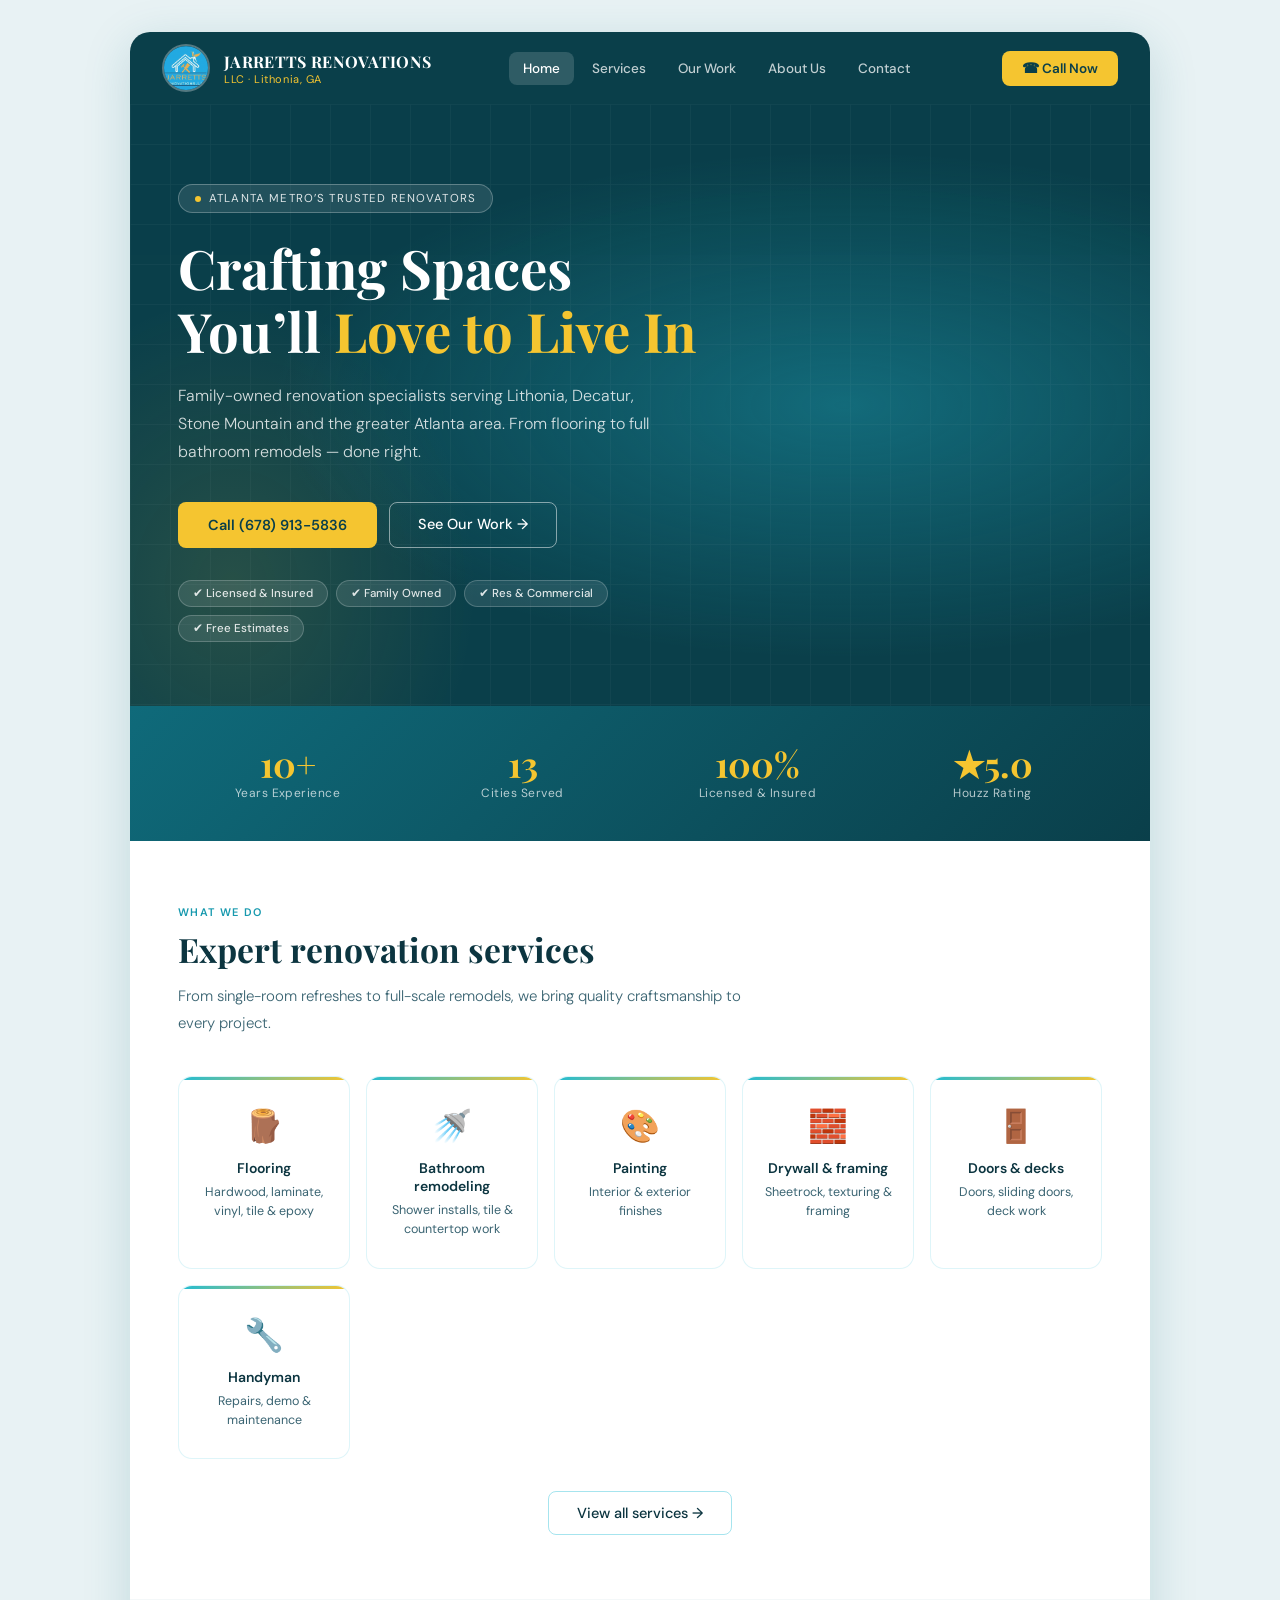
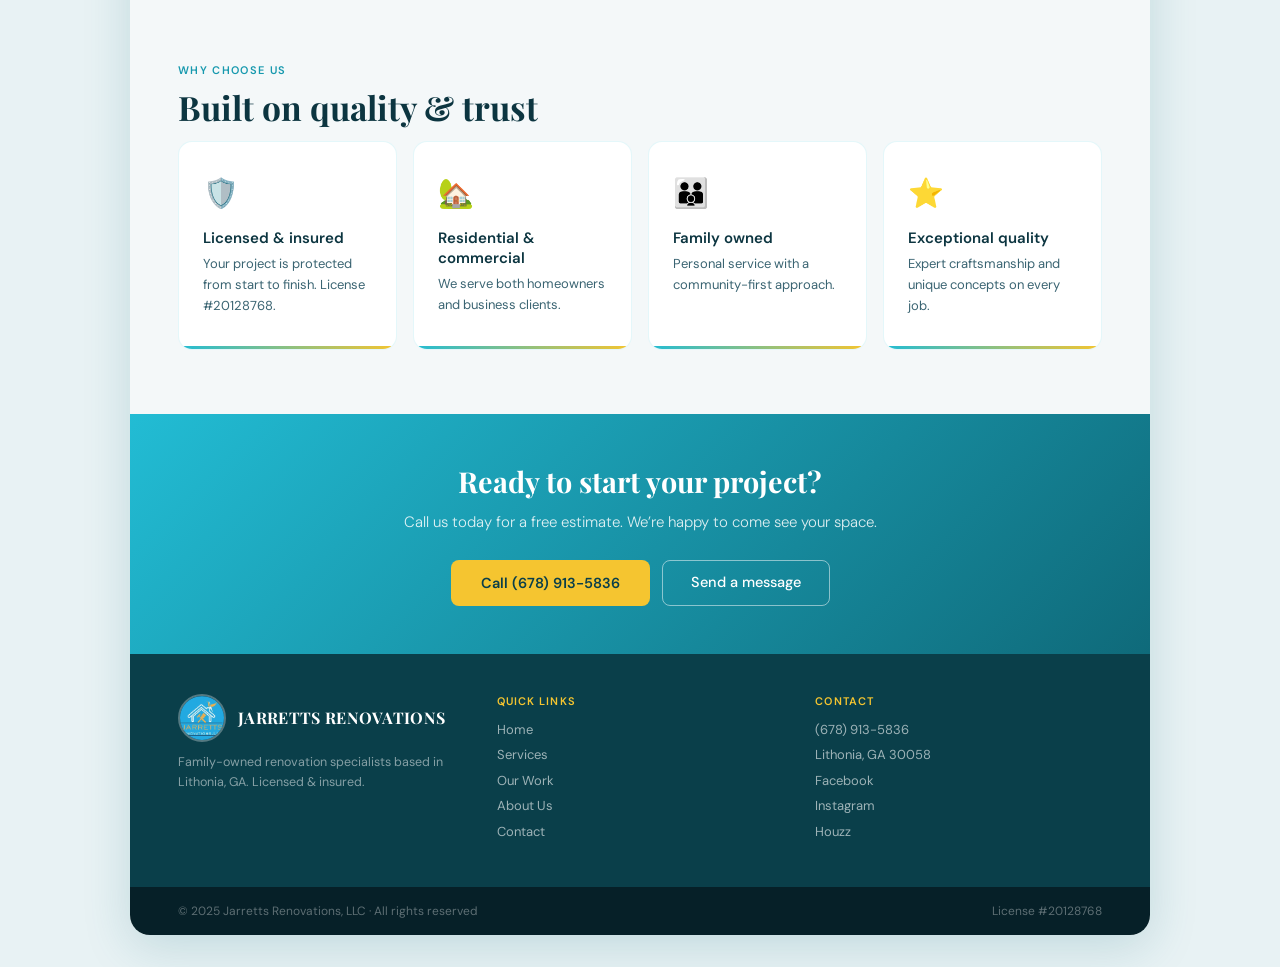
<file: index.html>
<!DOCTYPE html>
<html lang="en">
<head>
  <meta charset="UTF-8"/>
  <meta name="viewport" content="width=device-width,initial-scale=1.0"/>
  <meta name="description" content="Jarretts Renovations LLC — Family-owned renovation company in Lithonia, GA. Flooring, bathrooms, painting & more. Licensed & Insured."/>
  <title>Jarretts Renovations LLC | Home</title>
  <link rel="preconnect" href="https://fonts.googleapis.com"/>
  <link rel="preconnect" href="https://fonts.gstatic.com" crossorigin/>
  <link href="https://fonts.googleapis.com/css2?family=Playfair+Display:wght@600;700&family=DM+Sans:wght@300;400;500;600&display=swap" rel="stylesheet"/>
  <link rel="stylesheet" href="css/style.css"/>
</head>
<body>
<div class="shell">

  <nav>
    <a class="nav-brand" href="index.html">
      <div class="nav-logo-wrap"><img src="assets/logo.jpg" alt="Jarretts Renovations LLC"/></div>
      <div><span class="nav-name-top">JARRETTS RENOVATIONS</span><span class="nav-name-sub">LLC &middot; Lithonia, GA</span></div>
    </a>
    <div class="nav-links">
      <a class="nav-link active" href="index.html">Home</a>
      <a class="nav-link" href="services.html">Services</a>
      <a class="nav-link" href="gallery.html">Our Work</a>
      <a class="nav-link" href="about.html">About Us</a>
      <a class="nav-link" href="contact.html">Contact</a>
    </div>
    <a class="nav-cta" href="tel:6789135836">&#x260E; Call Now</a>
    <button class="hamburger" onclick="openMobileMenu()"><span></span><span></span><span></span></button>
  </nav>
  <div class="mobile-menu" id="mobileMenu">
    <button class="mobile-close" onclick="closeMobileMenu()">&#x2715;</button>
    <a class="nav-link" href="index.html">Home</a>
    <a class="nav-link" href="services.html">Services</a>
    <a class="nav-link" href="gallery.html">Our Work</a>
    <a class="nav-link" href="about.html">About Us</a>
    <a class="nav-link" href="contact.html">Contact</a>
    <a class="btn-primary" href="tel:6789135836" style="margin-top:1rem">Call (678) 913-5836</a>
  </div>

  <!-- HERO -->
  <section class="hero">
    <div class="hero-bg"></div>
    <div class="hero-grid"></div>
    <div class="hero-inner">
      <div class="hero-eyebrow"><span></span>Atlanta Metro&rsquo;s Trusted Renovators</div>
      <h1>Crafting Spaces<br/>You&rsquo;ll <em>Love to Live In</em></h1>
      <p class="hero-sub">Family-owned renovation specialists serving Lithonia, Decatur, Stone Mountain and the greater Atlanta area. From flooring to full bathroom remodels &mdash; done right.</p>
      <div class="hero-actions">
        <a class="btn-primary" href="tel:6789135836">Call (678) 913-5836</a>
        <a class="btn-ghost" href="gallery.html">See Our Work &rarr;</a>
      </div>
      <div class="hero-badges">
        <span class="hero-badge">&#x2714; Licensed &amp; Insured</span>
        <span class="hero-badge">&#x2714; Family Owned</span>
        <span class="hero-badge">&#x2714; Res &amp; Commercial</span>
        <span class="hero-badge">&#x2714; Free Estimates</span>
      </div>
    </div>
  </section>

  <!-- STATS -->
  <div class="stats-bar">
    <div><div class="stat-num">10+</div><div class="stat-label">Years Experience</div></div>
    <div><div class="stat-num">13</div><div class="stat-label">Cities Served</div></div>
    <div><div class="stat-num">100%</div><div class="stat-label">Licensed &amp; Insured</div></div>
    <div><div class="stat-num">&#x2605;5.0</div><div class="stat-label">Houzz Rating</div></div>
  </div>

  <!-- SERVICES TEASER -->
  <section class="sec">
    <div class="sec-label">What we do</div>
    <div class="sec-title">Expert renovation services</div>
    <p class="sec-intro">From single-room refreshes to full-scale remodels, we bring quality craftsmanship to every project.</p>
    <div class="services-grid">
      <div class="svc"><span class="svc-icon">&#x1FAB5;</span><h3>Flooring</h3><p>Hardwood, laminate, vinyl, tile &amp; epoxy</p></div>
      <div class="svc"><span class="svc-icon">&#x1F6BF;</span><h3>Bathroom remodeling</h3><p>Shower installs, tile &amp; countertop work</p></div>
      <div class="svc"><span class="svc-icon">&#x1F3A8;</span><h3>Painting</h3><p>Interior &amp; exterior finishes</p></div>
      <div class="svc"><span class="svc-icon">&#x1F9F1;</span><h3>Drywall &amp; framing</h3><p>Sheetrock, texturing &amp; framing</p></div>
      <div class="svc"><span class="svc-icon">&#x1F6AA;</span><h3>Doors &amp; decks</h3><p>Doors, sliding doors, deck work</p></div>
      <div class="svc"><span class="svc-icon">&#x1F527;</span><h3>Handyman</h3><p>Repairs, demo &amp; maintenance</p></div>
    </div>
    <div style="text-align:center;margin-top:2rem">
      <a class="btn-dark" href="services.html">View all services &rarr;</a>
    </div>
  </section>

  <!-- WHY US -->
  <section class="sec sec-alt">
    <div class="sec-label">Why choose us</div>
    <div class="sec-title">Built on quality &amp; trust</div>
    <div class="why-grid">
      <div class="why-card"><span class="why-icon">&#x1F6E1;&#xFE0F;</span><h3>Licensed &amp; insured</h3><p>Your project is protected from start to finish. License #20128768.</p></div>
      <div class="why-card"><span class="why-icon">&#x1F3E1;</span><h3>Residential &amp; commercial</h3><p>We serve both homeowners and business clients.</p></div>
      <div class="why-card"><span class="why-icon">&#x1F46A;</span><h3>Family owned</h3><p>Personal service with a community-first approach.</p></div>
      <div class="why-card"><span class="why-icon">&#x2B50;</span><h3>Exceptional quality</h3><p>Expert craftsmanship and unique concepts on every job.</p></div>
    </div>
  </section>

  <!-- CTA -->
  <div class="cta-strip">
    <h2>Ready to start your project?</h2>
    <p>Call us today for a free estimate. We&rsquo;re happy to come see your space.</p>
    <div class="cta-btns">
      <a class="btn-primary" href="tel:6789135836">Call (678) 913-5836</a>
      <a class="btn-ghost" href="contact.html">Send a message</a>
    </div>
  </div>

  <footer>
    <div class="footer-brand">
      <div style="display:flex;align-items:center;gap:12px;margin-bottom:10px">
        <div class="nav-logo-wrap"><img src="assets/logo.jpg" alt="logo"/></div>
        <span class="nav-name-top">JARRETTS RENOVATIONS</span>
      </div>
      <p>Family-owned renovation specialists based in Lithonia, GA. Licensed &amp; insured.</p>
    </div>
    <div class="footer-col">
      <h4>Quick links</h4>
      <a href="index.html">Home</a><a href="services.html">Services</a>
      <a href="gallery.html">Our Work</a><a href="about.html">About Us</a>
      <a href="contact.html">Contact</a>
    </div>
    <div class="footer-col">
      <h4>Contact</h4>
      <a href="tel:6789135836">(678) 913-5836</a>
      <p>Lithonia, GA 30058</p>
      <a href="https://www.facebook.com/jarrettsrenovationsllc2020/" target="_blank">Facebook</a>
      <a href="https://www.instagram.com/jarrettsrenovations/" target="_blank">Instagram</a>
      <a href="https://www.houzz.com/professionals/general-contractors/jarretts-renovations-llc-pfvwus-pf~1766141467" target="_blank">Houzz</a>
    </div>
  </footer>
  <div class="footer-bottom"><p>&copy; 2025 Jarretts Renovations, LLC &middot; All rights reserved</p><p>License #20128768</p></div>

</div>
<script src="js/nav.js"></script>
</body>
</html>
</file>
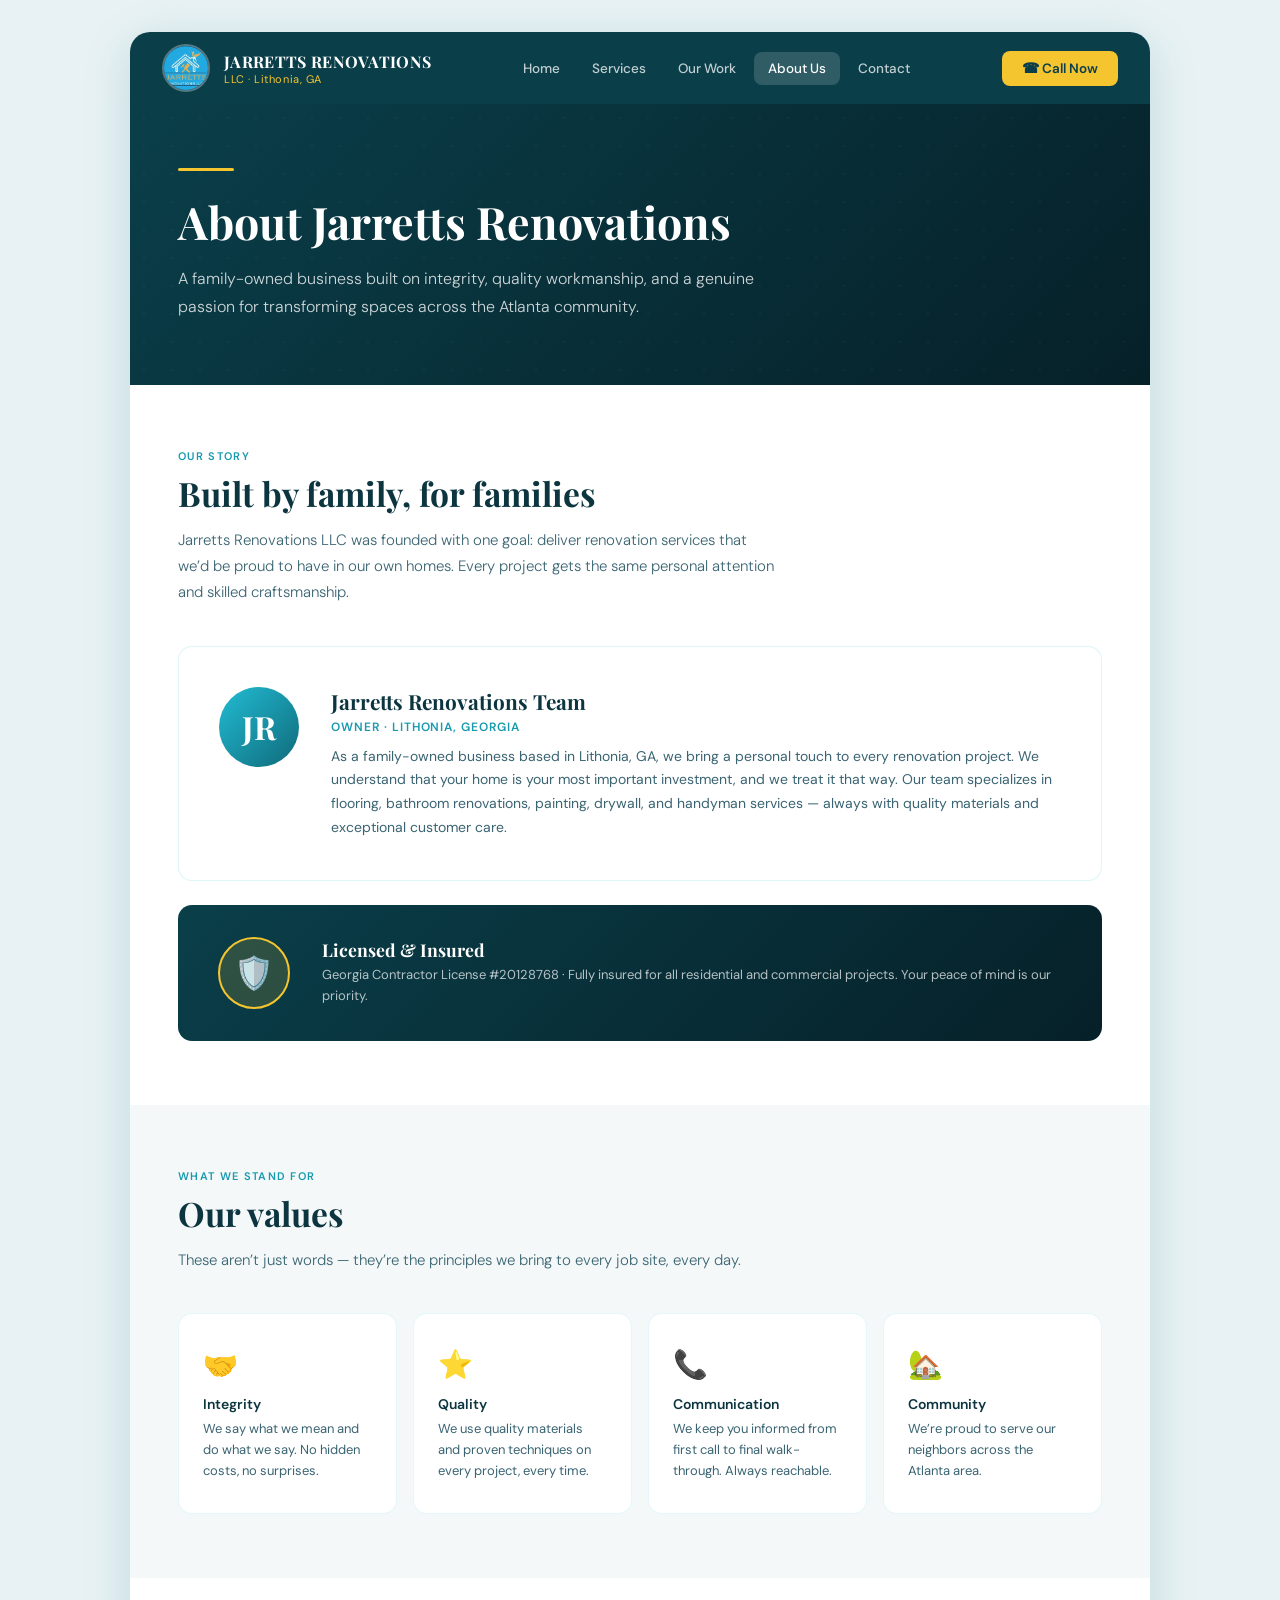
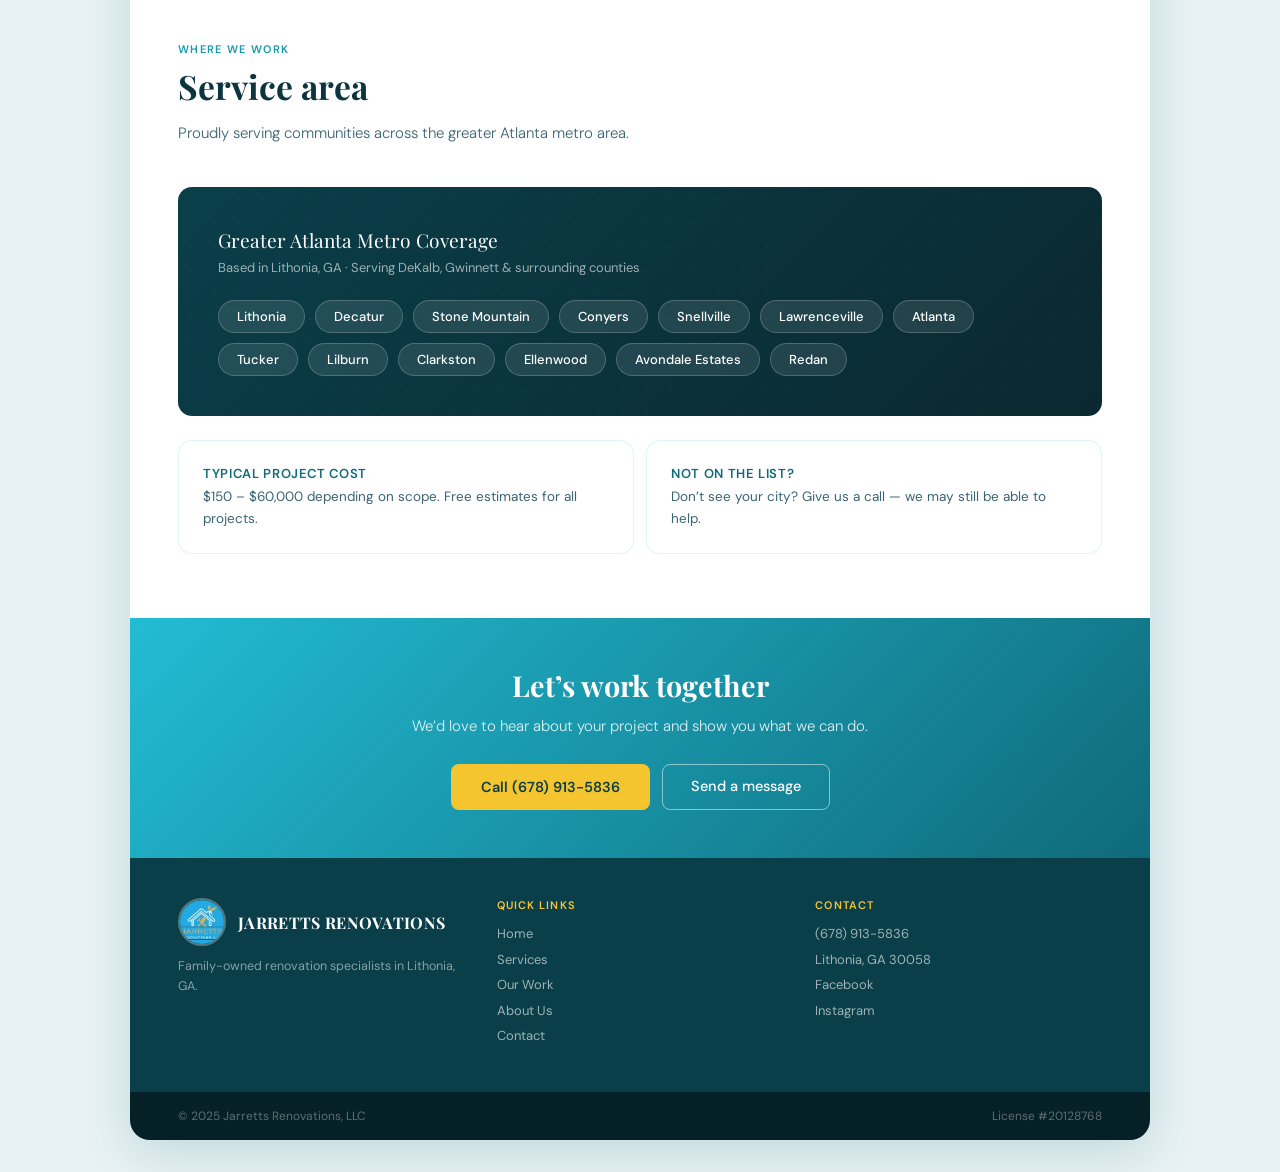
<file: about.html>
<!DOCTYPE html>
<html lang="en">
<head>
  <meta charset="UTF-8"/>
  <meta name="viewport" content="width=device-width,initial-scale=1.0"/>
  <meta name="description" content="About Jarretts Renovations LLC — a family-owned renovation business based in Lithonia, GA. Licensed, insured and dedicated to quality."/>
  <title>About Us | Jarretts Renovations LLC</title>
  <link rel="preconnect" href="https://fonts.googleapis.com"/>
  <link rel="preconnect" href="https://fonts.gstatic.com" crossorigin/>
  <link href="https://fonts.googleapis.com/css2?family=Playfair+Display:wght@600;700&family=DM+Sans:wght@300;400;500;600&display=swap" rel="stylesheet"/>
  <link rel="stylesheet" href="css/style.css"/>
</head>
<body>
<div class="shell">

  <nav>
    <a class="nav-brand" href="index.html">
      <div class="nav-logo-wrap"><img src="assets/logo.jpg" alt="Jarretts Renovations LLC"/></div>
      <div><span class="nav-name-top">JARRETTS RENOVATIONS</span><span class="nav-name-sub">LLC &middot; Lithonia, GA</span></div>
    </a>
    <div class="nav-links">
      <a class="nav-link" href="index.html">Home</a>
      <a class="nav-link" href="services.html">Services</a>
      <a class="nav-link" href="gallery.html">Our Work</a>
      <a class="nav-link active" href="about.html">About Us</a>
      <a class="nav-link" href="contact.html">Contact</a>
    </div>
    <a class="nav-cta" href="tel:6789135836">&#x260E; Call Now</a>
    <button class="hamburger" onclick="openMobileMenu()"><span></span><span></span><span></span></button>
  </nav>
  <div class="mobile-menu" id="mobileMenu">
    <button class="mobile-close" onclick="closeMobileMenu()">&#x2715;</button>
    <a class="nav-link" href="index.html">Home</a>
    <a class="nav-link" href="services.html">Services</a>
    <a class="nav-link" href="gallery.html">Our Work</a>
    <a class="nav-link" href="about.html">About Us</a>
    <a class="nav-link" href="contact.html">Contact</a>
    <a class="btn-primary" href="tel:6789135836" style="margin-top:1rem">Call (678) 913-5836</a>
  </div>

  <section class="page-header">
    <div class="page-header-inner">
      <div class="gold-bar"></div>
      <h1>About Jarretts Renovations</h1>
      <p>A family-owned business built on integrity, quality workmanship, and a genuine passion for transforming spaces across the Atlanta community.</p>
    </div>
  </section>

  <!-- OUR STORY -->
  <section class="sec">
    <div class="sec-label">Our story</div>
    <div class="sec-title">Built by family, for families</div>
    <p class="sec-intro">Jarretts Renovations LLC was founded with one goal: deliver renovation services that we&rsquo;d be proud to have in our own homes. Every project gets the same personal attention and skilled craftsmanship.</p>
    <div class="team-card">
      <div class="team-avatar">JR</div>
      <div class="team-info">
        <h3>Jarretts Renovations Team</h3>
        <div class="role">Owner &middot; Lithonia, Georgia</div>
        <p>As a family-owned business based in Lithonia, GA, we bring a personal touch to every renovation project. We understand that your home is your most important investment, and we treat it that way. Our team specializes in flooring, bathroom renovations, painting, drywall, and handyman services &mdash; always with quality materials and exceptional customer care.</p>
      </div>
    </div>
    <div class="license-box">
      <div class="license-seal">&#x1F6E1;&#xFE0F;</div>
      <div class="license-text">
        <h3>Licensed &amp; Insured</h3>
        <p>Georgia Contractor License #20128768 &middot; Fully insured for all residential and commercial projects. Your peace of mind is our priority.</p>
      </div>
    </div>
  </section>

  <!-- VALUES -->
  <section class="sec sec-alt">
    <div class="sec-label">What we stand for</div>
    <div class="sec-title">Our values</div>
    <p class="sec-intro">These aren&rsquo;t just words &mdash; they&rsquo;re the principles we bring to every job site, every day.</p>
    <div class="values-grid">
      <div class="value-card"><span class="value-icon">&#x1F91D;</span><h3>Integrity</h3><p>We say what we mean and do what we say. No hidden costs, no surprises.</p></div>
      <div class="value-card"><span class="value-icon">&#x2B50;</span><h3>Quality</h3><p>We use quality materials and proven techniques on every project, every time.</p></div>
      <div class="value-card"><span class="value-icon">&#x1F4DE;</span><h3>Communication</h3><p>We keep you informed from first call to final walk-through. Always reachable.</p></div>
      <div class="value-card"><span class="value-icon">&#x1F3E1;</span><h3>Community</h3><p>We&rsquo;re proud to serve our neighbors across the Atlanta area.</p></div>
    </div>
  </section>

  <!-- SERVICE AREA -->
  <section class="sec">
    <div class="sec-label">Where we work</div>
    <div class="sec-title">Service area</div>
    <p class="sec-intro">Proudly serving communities across the greater Atlanta metro area.</p>
    <div class="area-map-wrap">
      <div class="area-map-title">Greater Atlanta Metro Coverage</div>
      <div class="area-map-sub">Based in Lithonia, GA &middot; Serving DeKalb, Gwinnett &amp; surrounding counties</div>
      <div class="areas-flex">
        <div class="area-pill">Lithonia</div><div class="area-pill">Decatur</div><div class="area-pill">Stone Mountain</div>
        <div class="area-pill">Conyers</div><div class="area-pill">Snellville</div><div class="area-pill">Lawrenceville</div>
        <div class="area-pill">Atlanta</div><div class="area-pill">Tucker</div><div class="area-pill">Lilburn</div>
        <div class="area-pill">Clarkston</div><div class="area-pill">Ellenwood</div><div class="area-pill">Avondale Estates</div>
        <div class="area-pill">Redan</div>
      </div>
    </div>
    <div class="range-info">
      <div class="range-card"><h4>Typical project cost</h4><p>$150 &ndash; $60,000 depending on scope. Free estimates for all projects.</p></div>
      <div class="range-card"><h4>Not on the list?</h4><p>Don&rsquo;t see your city? Give us a call &mdash; we may still be able to help.</p></div>
    </div>
  </section>

  <div class="cta-strip">
    <h2>Let&rsquo;s work together</h2>
    <p>We&rsquo;d love to hear about your project and show you what we can do.</p>
    <div class="cta-btns">
      <a class="btn-primary" href="tel:6789135836">Call (678) 913-5836</a>
      <a class="btn-ghost" href="contact.html">Send a message</a>
    </div>
  </div>

  <footer>
    <div class="footer-brand"><div style="display:flex;align-items:center;gap:12px;margin-bottom:10px"><div class="nav-logo-wrap"><img src="assets/logo.jpg" alt="logo"/></div><span class="nav-name-top">JARRETTS RENOVATIONS</span></div><p>Family-owned renovation specialists in Lithonia, GA.</p></div>
    <div class="footer-col"><h4>Quick links</h4><a href="index.html">Home</a><a href="services.html">Services</a><a href="gallery.html">Our Work</a><a href="about.html">About Us</a><a href="contact.html">Contact</a></div>
    <div class="footer-col"><h4>Contact</h4><a href="tel:6789135836">(678) 913-5836</a><p>Lithonia, GA 30058</p><a href="https://www.facebook.com/jarrettsrenovationsllc2020/" target="_blank">Facebook</a><a href="https://www.instagram.com/jarrettsrenovations/" target="_blank">Instagram</a></div>
  </footer>
  <div class="footer-bottom"><p>&copy; 2025 Jarretts Renovations, LLC</p><p>License #20128768</p></div>
</div>
<script src="js/nav.js"></script>
</body>
</html>
</file>
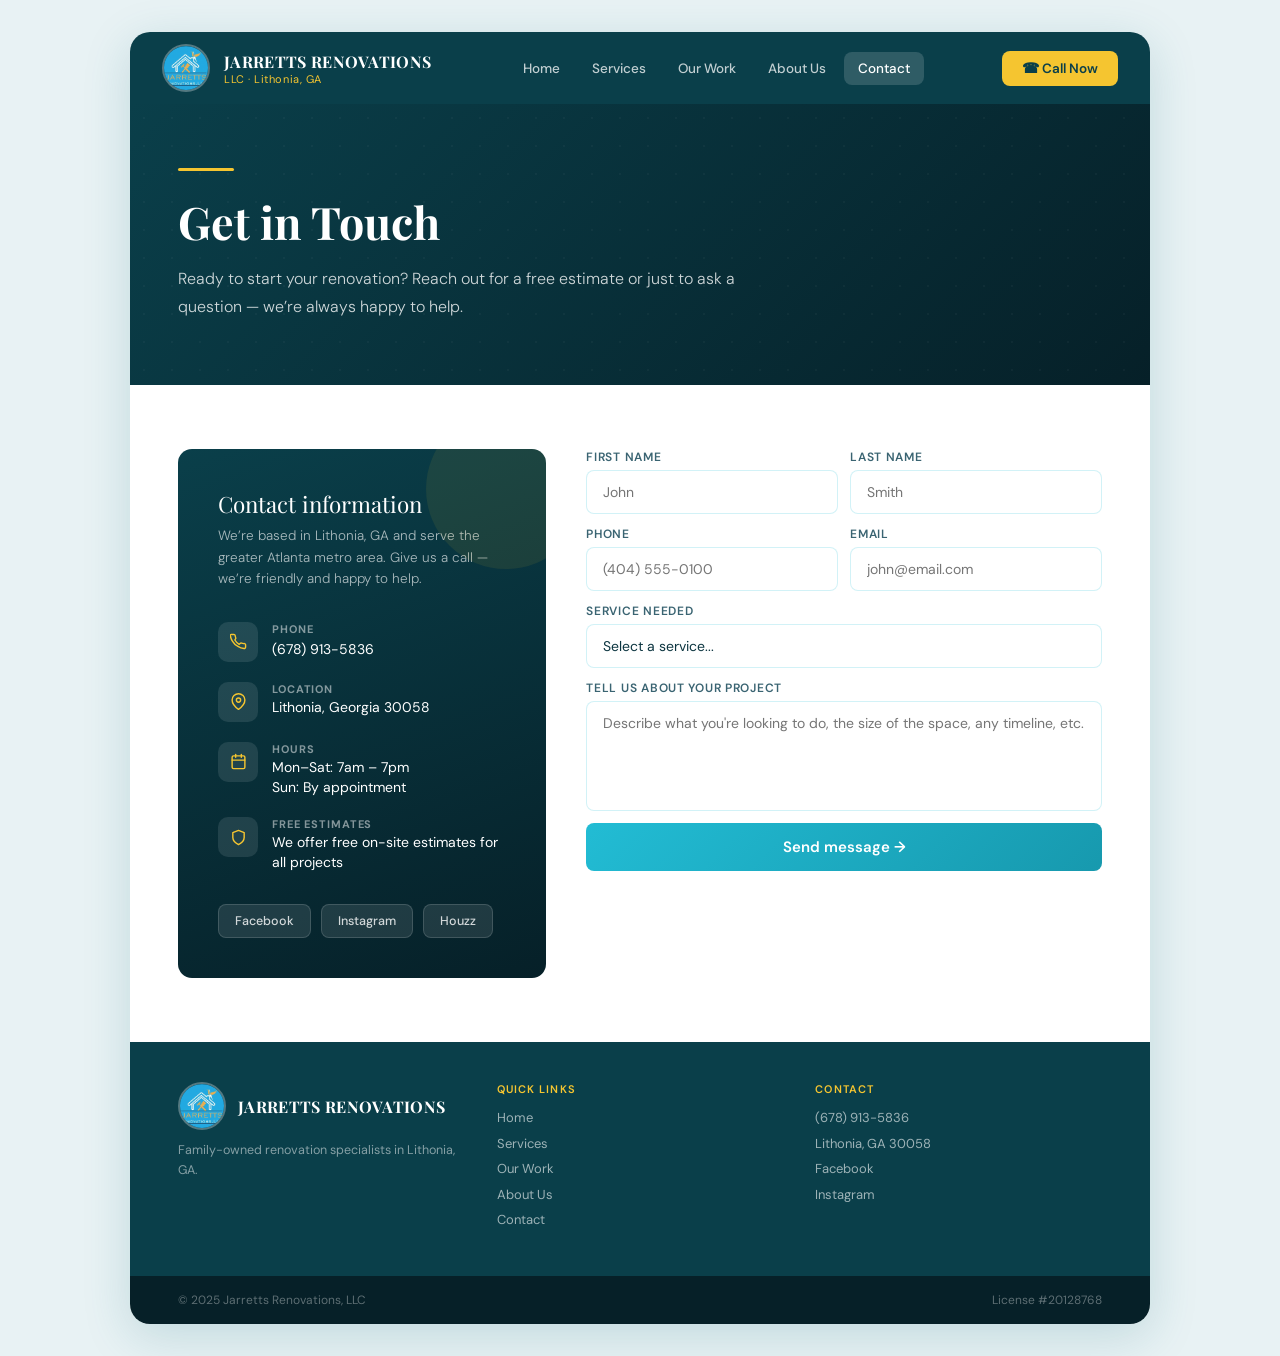
<file: contact.html>
<!DOCTYPE html>
<html lang="en">
<head>
  <meta charset="UTF-8"/>
  <meta name="viewport" content="width=device-width,initial-scale=1.0"/>
  <meta name="description" content="Contact Jarretts Renovations LLC — call (678) 913-5836 or send a message for a free estimate on your renovation project."/>
  <title>Contact | Jarretts Renovations LLC</title>
  <link rel="preconnect" href="https://fonts.googleapis.com"/>
  <link rel="preconnect" href="https://fonts.gstatic.com" crossorigin/>
  <link href="https://fonts.googleapis.com/css2?family=Playfair+Display:wght@600;700&family=DM+Sans:wght@300;400;500;600&display=swap" rel="stylesheet"/>
  <link rel="stylesheet" href="css/style.css"/>
</head>
<body>
<div class="shell">

  <nav>
    <a class="nav-brand" href="index.html">
      <div class="nav-logo-wrap"><img src="assets/logo.jpg" alt="Jarretts Renovations LLC"/></div>
      <div><span class="nav-name-top">JARRETTS RENOVATIONS</span><span class="nav-name-sub">LLC &middot; Lithonia, GA</span></div>
    </a>
    <div class="nav-links">
      <a class="nav-link" href="index.html">Home</a>
      <a class="nav-link" href="services.html">Services</a>
      <a class="nav-link" href="gallery.html">Our Work</a>
      <a class="nav-link" href="about.html">About Us</a>
      <a class="nav-link active" href="contact.html">Contact</a>
    </div>
    <a class="nav-cta" href="tel:6789135836">&#x260E; Call Now</a>
    <button class="hamburger" onclick="openMobileMenu()"><span></span><span></span><span></span></button>
  </nav>
  <div class="mobile-menu" id="mobileMenu">
    <button class="mobile-close" onclick="closeMobileMenu()">&#x2715;</button>
    <a class="nav-link" href="index.html">Home</a>
    <a class="nav-link" href="services.html">Services</a>
    <a class="nav-link" href="gallery.html">Our Work</a>
    <a class="nav-link" href="about.html">About Us</a>
    <a class="nav-link" href="contact.html">Contact</a>
    <a class="btn-primary" href="tel:6789135836" style="margin-top:1rem">Call (678) 913-5836</a>
  </div>

  <section class="page-header">
    <div class="page-header-inner">
      <div class="gold-bar"></div>
      <h1>Get in Touch</h1>
      <p>Ready to start your renovation? Reach out for a free estimate or just to ask a question &mdash; we&rsquo;re always happy to help.</p>
    </div>
  </section>

  <section class="sec">
    <div class="contact-layout">
      <div class="contact-card">
        <div class="contact-card-title">Contact information</div>
        <div class="contact-card-sub">We&rsquo;re based in Lithonia, GA and serve the greater Atlanta metro area. Give us a call &mdash; we&rsquo;re friendly and happy to help.</div>
        <div class="contact-detail">
          <div class="contact-ico"><svg viewBox="0 0 24 24"><path d="M22 16.92v3a2 2 0 01-2.18 2 19.79 19.79 0 01-8.63-3.07A19.5 19.5 0 013.4 11.37a19.79 19.79 0 01-3.07-8.67A2 2 0 012.32 2h3a2 2 0 012 1.72c.13.96.36 1.9.7 2.81a2 2 0 01-.45 2.11L6.91 9.91a16 16 0 006.09 6.09l1.27-1.27a2 2 0 012.11-.45c.9.34 1.85.57 2.81.7A2 2 0 0122 16.92z"/></svg></div>
          <div class="contact-detail-text"><h4>Phone</h4><a href="tel:6789135836">(678) 913-5836</a></div>
        </div>
        <div class="contact-detail">
          <div class="contact-ico"><svg viewBox="0 0 24 24"><path d="M21 10c0 7-9 13-9 13s-9-6-9-13a9 9 0 0118 0z"/><circle cx="12" cy="10" r="3"/></svg></div>
          <div class="contact-detail-text"><h4>Location</h4><p>Lithonia, Georgia 30058</p></div>
        </div>
        <div class="contact-detail">
          <div class="contact-ico"><svg viewBox="0 0 24 24"><rect x="3" y="4" width="18" height="18" rx="2"/><line x1="16" y1="2" x2="16" y2="6"/><line x1="8" y1="2" x2="8" y2="6"/><line x1="3" y1="10" x2="21" y2="10"/></svg></div>
          <div class="contact-detail-text"><h4>Hours</h4><p>Mon&ndash;Sat: 7am &ndash; 7pm<br/>Sun: By appointment</p></div>
        </div>
        <div class="contact-detail">
          <div class="contact-ico"><svg viewBox="0 0 24 24"><path d="M12 22s8-4 8-10V5l-8-3-8 3v7c0 6 8 10 8 10z"/></svg></div>
          <div class="contact-detail-text"><h4>Free estimates</h4><p>We offer free on-site estimates for all projects</p></div>
        </div>
        <div class="socials">
          <a class="social-btn" href="https://www.facebook.com/jarrettsrenovationsllc2020/" target="_blank">Facebook</a>
          <a class="social-btn" href="https://www.instagram.com/jarrettsrenovations/" target="_blank">Instagram</a>
          <a class="social-btn" href="https://www.houzz.com/professionals/general-contractors/jarretts-renovations-llc-pfvwus-pf~1766141467" target="_blank">Houzz</a>
        </div>
      </div>

      <form class="contact-form" onsubmit="submitForm(event)">
        <div class="form-row">
          <div class="form-group"><label>First name</label><input type="text" placeholder="John" required/></div>
          <div class="form-group"><label>Last name</label><input type="text" placeholder="Smith"/></div>
        </div>
        <div class="form-row">
          <div class="form-group"><label>Phone</label><input type="tel" placeholder="(404) 555-0100"/></div>
          <div class="form-group"><label>Email</label><input type="email" placeholder="john@email.com"/></div>
        </div>
        <div class="form-group">
          <label>Service needed</label>
          <select>
            <option value="">Select a service...</option>
            <option>Flooring installation</option>
            <option>Bathroom remodeling</option>
            <option>Shower installation</option>
            <option>Interior painting</option>
            <option>Exterior painting</option>
            <option>Drywall &amp; framing</option>
            <option>Door installation</option>
            <option>Deck work</option>
            <option>Handyman services</option>
            <option>Other / not sure</option>
          </select>
        </div>
        <div class="form-group"><label>Tell us about your project</label><textarea placeholder="Describe what you're looking to do, the size of the space, any timeline, etc."></textarea></div>
        <button class="form-submit" type="submit">Send message &rarr;</button>
        <div class="form-success" id="formSuccess">&#x2714; Thank you! We&rsquo;ll be in touch within one business day.</div>
      </form>
    </div>
  </section>

  <footer>
    <div class="footer-brand"><div style="display:flex;align-items:center;gap:12px;margin-bottom:10px"><div class="nav-logo-wrap"><img src="assets/logo.jpg" alt="logo"/></div><span class="nav-name-top">JARRETTS RENOVATIONS</span></div><p>Family-owned renovation specialists in Lithonia, GA.</p></div>
    <div class="footer-col"><h4>Quick links</h4><a href="index.html">Home</a><a href="services.html">Services</a><a href="gallery.html">Our Work</a><a href="about.html">About Us</a><a href="contact.html">Contact</a></div>
    <div class="footer-col"><h4>Contact</h4><a href="tel:6789135836">(678) 913-5836</a><p>Lithonia, GA 30058</p><a href="https://www.facebook.com/jarrettsrenovationsllc2020/" target="_blank">Facebook</a><a href="https://www.instagram.com/jarrettsrenovations/" target="_blank">Instagram</a></div>
  </footer>
  <div class="footer-bottom"><p>&copy; 2025 Jarretts Renovations, LLC</p><p>License #20128768</p></div>
</div>
<script src="js/nav.js"></script>
<script>
function submitForm(e){
  e.preventDefault();
  var s=document.getElementById('formSuccess');
  s.style.display='block';
  e.target.reset();
  setTimeout(function(){s.style.display='none'},6000);
}
</script>
</body>
</html>
</file>
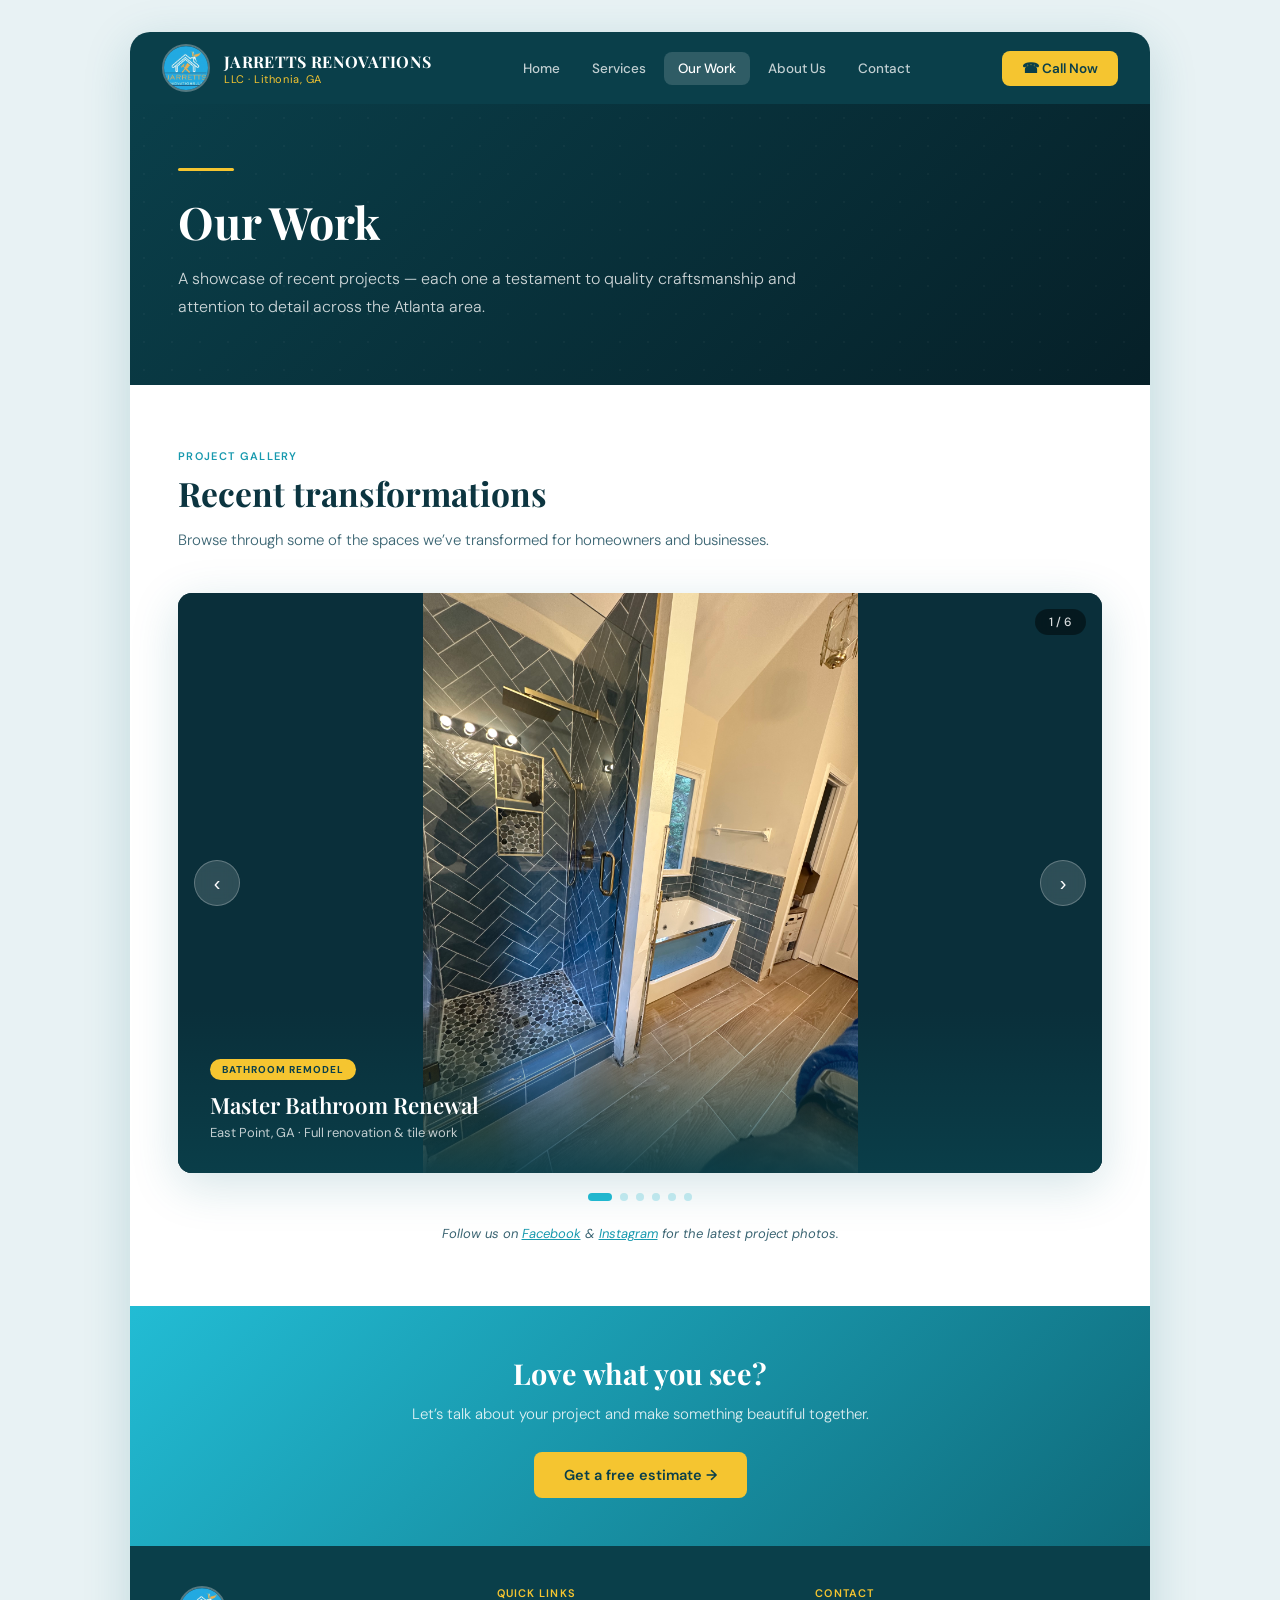
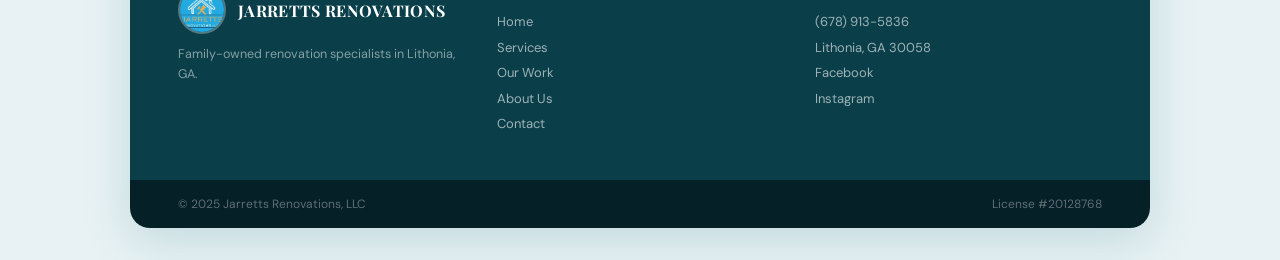
<file: gallery.html>
<!DOCTYPE html>
<html lang="en">
<head>
  <meta charset="UTF-8"/>
  <meta name="viewport" content="width=device-width,initial-scale=1.0"/>
  <meta name="description" content="Jarretts Renovations LLC project gallery — bathroom remodels, flooring, painting and more across the Atlanta metro area."/>
  <title>Our Work | Jarretts Renovations LLC</title>
  <link rel="preconnect" href="https://fonts.googleapis.com"/>
  <link rel="preconnect" href="https://fonts.gstatic.com" crossorigin/>
  <link href="https://fonts.googleapis.com/css2?family=Playfair+Display:wght@600;700&family=DM+Sans:wght@300;400;500;600&display=swap" rel="stylesheet"/>
  <link rel="stylesheet" href="css/style.css"/>
</head>
<body>
<div class="shell">

  <nav>
    <a class="nav-brand" href="index.html">
      <div class="nav-logo-wrap"><img src="assets/logo.jpg" alt="Jarretts Renovations LLC"/></div>
      <div><span class="nav-name-top">JARRETTS RENOVATIONS</span><span class="nav-name-sub">LLC &middot; Lithonia, GA</span></div>
    </a>
    <div class="nav-links">
      <a class="nav-link" href="index.html">Home</a>
      <a class="nav-link" href="services.html">Services</a>
      <a class="nav-link active" href="gallery.html">Our Work</a>
      <a class="nav-link" href="about.html">About Us</a>
      <a class="nav-link" href="contact.html">Contact</a>
    </div>
    <a class="nav-cta" href="tel:6789135836">&#x260E; Call Now</a>
    <button class="hamburger" onclick="openMobileMenu()"><span></span><span></span><span></span></button>
  </nav>
  <div class="mobile-menu" id="mobileMenu">
    <button class="mobile-close" onclick="closeMobileMenu()">&#x2715;</button>
    <a class="nav-link" href="index.html">Home</a>
    <a class="nav-link" href="services.html">Services</a>
    <a class="nav-link" href="gallery.html">Our Work</a>
    <a class="nav-link" href="about.html">About Us</a>
    <a class="nav-link" href="contact.html">Contact</a>
    <a class="btn-primary" href="tel:6789135836" style="margin-top:1rem">Call (678) 913-5836</a>
  </div>

  <section class="page-header">
    <div class="page-header-inner">
      <div class="gold-bar"></div>
      <h1>Our Work</h1>
      <p>A showcase of recent projects &mdash; each one a testament to quality craftsmanship and attention to detail across the Atlanta area.</p>
    </div>
  </section>

  <section class="sec">
    <div class="sec-label">Project gallery</div>
    <div class="sec-title">Recent transformations</div>
    <p class="sec-intro">Browse through some of the spaces we&rsquo;ve transformed for homeowners and businesses.</p>
    <div class="gallery-wrap" id="gallery-wrap"></div>
    <div class="slide-dots" id="gallery-dots"></div>
    <p style="text-align:center;margin-top:1.5rem;font-size:13px;color:var(--muted);font-style:italic">
      Follow us on <a href="https://www.facebook.com/jarrettsrenovationsllc2020/" target="_blank" style="color:var(--cyan2)">Facebook</a>
      &amp; <a href="https://www.instagram.com/jarrettsrenovations/" target="_blank" style="color:var(--cyan2)">Instagram</a> for the latest project photos.
    </p>
  </section>

  <div class="cta-strip">
    <h2>Love what you see?</h2>
    <p>Let&rsquo;s talk about your project and make something beautiful together.</p>
    <div class="cta-btns">
      <a class="btn-primary" href="contact.html">Get a free estimate &rarr;</a>
    </div>
  </div>

  <footer>
    <div class="footer-brand"><div style="display:flex;align-items:center;gap:12px;margin-bottom:10px"><div class="nav-logo-wrap"><img src="assets/logo.jpg" alt="logo"/></div><span class="nav-name-top">JARRETTS RENOVATIONS</span></div><p>Family-owned renovation specialists in Lithonia, GA.</p></div>
    <div class="footer-col"><h4>Quick links</h4><a href="index.html">Home</a><a href="services.html">Services</a><a href="gallery.html">Our Work</a><a href="about.html">About Us</a><a href="contact.html">Contact</a></div>
    <div class="footer-col"><h4>Contact</h4><a href="tel:6789135836">(678) 913-5836</a><p>Lithonia, GA 30058</p><a href="https://www.facebook.com/jarrettsrenovationsllc2020/" target="_blank">Facebook</a><a href="https://www.instagram.com/jarrettsrenovations/" target="_blank">Instagram</a></div>
  </footer>
  <div class="footer-bottom"><p>&copy; 2025 Jarretts Renovations, LLC</p><p>License #20128768</p></div>
</div>
<script src="js/nav.js"></script>
<script src="js/gallery.js"></script>
<script>buildSlideshow('gallery-wrap','gallery-dots');</script>
</body>
</html>
</file>
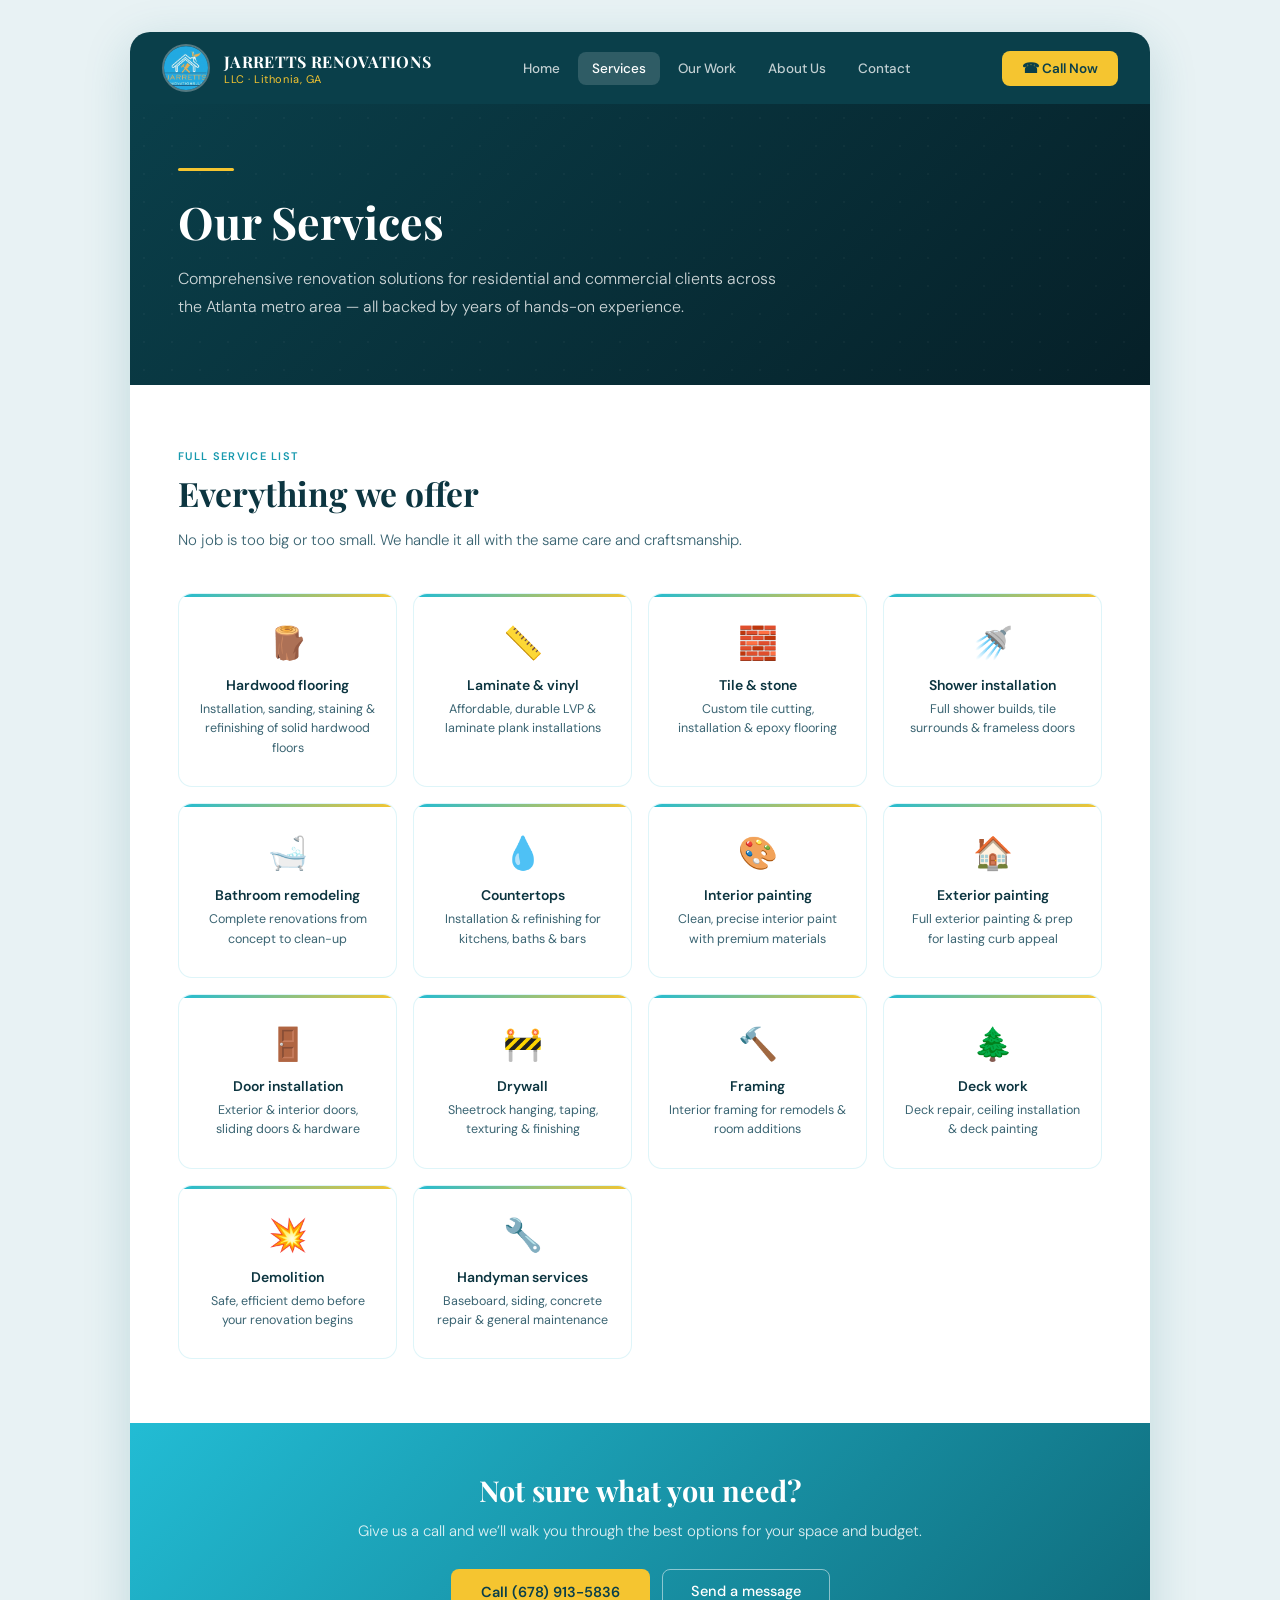
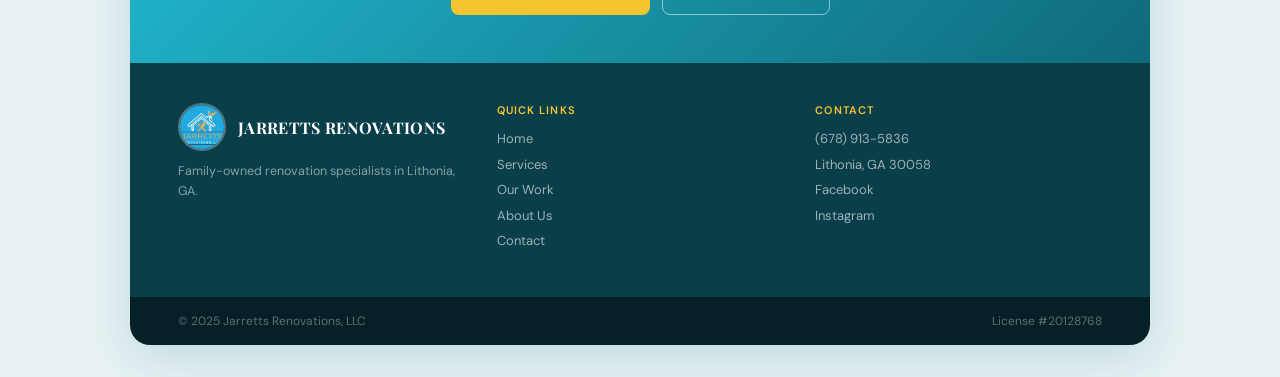
<file: services.html>
<!DOCTYPE html>
<html lang="en">
<head>
  <meta charset="UTF-8"/>
  <meta name="viewport" content="width=device-width,initial-scale=1.0"/>
  <meta name="description" content="Jarretts Renovations LLC — Full list of renovation services including flooring, bathroom remodeling, painting, drywall, handyman and more."/>
  <title>Services | Jarretts Renovations LLC</title>
  <link rel="preconnect" href="https://fonts.googleapis.com"/>
  <link rel="preconnect" href="https://fonts.gstatic.com" crossorigin/>
  <link href="https://fonts.googleapis.com/css2?family=Playfair+Display:wght@600;700&family=DM+Sans:wght@300;400;500;600&display=swap" rel="stylesheet"/>
  <link rel="stylesheet" href="css/style.css"/>
</head>
<body>
<div class="shell">

  <nav>
    <a class="nav-brand" href="index.html">
      <div class="nav-logo-wrap"><img src="assets/logo.jpg" alt="Jarretts Renovations LLC"/></div>
      <div><span class="nav-name-top">JARRETTS RENOVATIONS</span><span class="nav-name-sub">LLC &middot; Lithonia, GA</span></div>
    </a>
    <div class="nav-links">
      <a class="nav-link" href="index.html">Home</a>
      <a class="nav-link active" href="services.html">Services</a>
      <a class="nav-link" href="gallery.html">Our Work</a>
      <a class="nav-link" href="about.html">About Us</a>
      <a class="nav-link" href="contact.html">Contact</a>
    </div>
    <a class="nav-cta" href="tel:6789135836">&#x260E; Call Now</a>
    <button class="hamburger" onclick="openMobileMenu()"><span></span><span></span><span></span></button>
  </nav>
  <div class="mobile-menu" id="mobileMenu">
    <button class="mobile-close" onclick="closeMobileMenu()">&#x2715;</button>
    <a class="nav-link" href="index.html">Home</a>
    <a class="nav-link" href="services.html">Services</a>
    <a class="nav-link" href="gallery.html">Our Work</a>
    <a class="nav-link" href="about.html">About Us</a>
    <a class="nav-link" href="contact.html">Contact</a>
    <a class="btn-primary" href="tel:6789135836" style="margin-top:1rem">Call (678) 913-5836</a>
  </div>

  <section class="page-header">
    <div class="page-header-inner">
      <div class="gold-bar"></div>
      <h1>Our Services</h1>
      <p>Comprehensive renovation solutions for residential and commercial clients across the Atlanta metro area &mdash; all backed by years of hands-on experience.</p>
    </div>
  </section>

  <section class="sec">
    <div class="sec-label">Full service list</div>
    <div class="sec-title">Everything we offer</div>
    <p class="sec-intro">No job is too big or too small. We handle it all with the same care and craftsmanship.</p>
    <div class="services-grid" style="grid-template-columns:repeat(auto-fit,minmax(200px,1fr))">
      <div class="svc"><span class="svc-icon">&#x1FAB5;</span><h3>Hardwood flooring</h3><p>Installation, sanding, staining &amp; refinishing of solid hardwood floors</p></div>
      <div class="svc"><span class="svc-icon">&#x1F4CF;</span><h3>Laminate &amp; vinyl</h3><p>Affordable, durable LVP &amp; laminate plank installations</p></div>
      <div class="svc"><span class="svc-icon">&#x1F9F1;</span><h3>Tile &amp; stone</h3><p>Custom tile cutting, installation &amp; epoxy flooring</p></div>
      <div class="svc"><span class="svc-icon">&#x1F6BF;</span><h3>Shower installation</h3><p>Full shower builds, tile surrounds &amp; frameless doors</p></div>
      <div class="svc"><span class="svc-icon">&#x1F6C1;</span><h3>Bathroom remodeling</h3><p>Complete renovations from concept to clean-up</p></div>
      <div class="svc"><span class="svc-icon">&#x1F4A7;</span><h3>Countertops</h3><p>Installation &amp; refinishing for kitchens, baths &amp; bars</p></div>
      <div class="svc"><span class="svc-icon">&#x1F3A8;</span><h3>Interior painting</h3><p>Clean, precise interior paint with premium materials</p></div>
      <div class="svc"><span class="svc-icon">&#x1F3E0;</span><h3>Exterior painting</h3><p>Full exterior painting &amp; prep for lasting curb appeal</p></div>
      <div class="svc"><span class="svc-icon">&#x1F6AA;</span><h3>Door installation</h3><p>Exterior &amp; interior doors, sliding doors &amp; hardware</p></div>
      <div class="svc"><span class="svc-icon">&#x1F6A7;</span><h3>Drywall</h3><p>Sheetrock hanging, taping, texturing &amp; finishing</p></div>
      <div class="svc"><span class="svc-icon">&#x1F528;</span><h3>Framing</h3><p>Interior framing for remodels &amp; room additions</p></div>
      <div class="svc"><span class="svc-icon">&#x1F332;</span><h3>Deck work</h3><p>Deck repair, ceiling installation &amp; deck painting</p></div>
      <div class="svc"><span class="svc-icon">&#x1F4A5;</span><h3>Demolition</h3><p>Safe, efficient demo before your renovation begins</p></div>
      <div class="svc"><span class="svc-icon">&#x1F527;</span><h3>Handyman services</h3><p>Baseboard, siding, concrete repair &amp; general maintenance</p></div>
    </div>
  </section>

  <div class="cta-strip">
    <h2>Not sure what you need?</h2>
    <p>Give us a call and we&rsquo;ll walk you through the best options for your space and budget.</p>
    <div class="cta-btns">
      <a class="btn-primary" href="tel:6789135836">Call (678) 913-5836</a>
      <a class="btn-ghost" href="contact.html">Send a message</a>
    </div>
  </div>

  <footer>
    <div class="footer-brand"><div style="display:flex;align-items:center;gap:12px;margin-bottom:10px"><div class="nav-logo-wrap"><img src="assets/logo.jpg" alt="logo"/></div><span class="nav-name-top">JARRETTS RENOVATIONS</span></div><p>Family-owned renovation specialists in Lithonia, GA.</p></div>
    <div class="footer-col"><h4>Quick links</h4><a href="index.html">Home</a><a href="services.html">Services</a><a href="gallery.html">Our Work</a><a href="about.html">About Us</a><a href="contact.html">Contact</a></div>
    <div class="footer-col"><h4>Contact</h4><a href="tel:6789135836">(678) 913-5836</a><p>Lithonia, GA 30058</p><a href="https://www.facebook.com/jarrettsrenovationsllc2020/" target="_blank">Facebook</a><a href="https://www.instagram.com/jarrettsrenovations/" target="_blank">Instagram</a></div>
  </footer>
  <div class="footer-bottom"><p>&copy; 2025 Jarretts Renovations, LLC</p><p>License #20128768</p></div>
</div>
<script src="js/nav.js"></script>
</body>
</html>
</file>
<file: css/style.css>
*,*::before,*::after{box-sizing:border-box;margin:0;padding:0}
:root{
  --cyan:#22bcd4;--cyan2:#1799ae;--cyan3:#0f6a7a;--cyan4:#0a3f4a;
  --gold:#f5c530;--gold2:#d4a520;
  --off:#f4f8f9;--text:#0c3540;--muted:#3a6472;
  --r:14px;--rs:8px;
  --shadow:0 4px 24px rgba(15,106,122,0.10);
  --shadow-lg:0 12px 48px rgba(15,106,122,0.18);
}
html{scroll-behavior:smooth}
body{font-family:'DM Sans',sans-serif;color:var(--text);background:#e8f2f4;min-height:100vh}
.shell{max-width:1020px;margin:2rem auto;background:white;border-radius:20px;overflow:hidden;box-shadow:var(--shadow-lg);min-height:100vh;display:flex;flex-direction:column}

/* NAV */
nav{background:var(--cyan4);display:flex;align-items:center;justify-content:space-between;padding:0 2rem;height:72px;position:sticky;top:0;z-index:200}
.nav-brand{display:flex;align-items:center;gap:14px;text-decoration:none}
.nav-logo-wrap{width:48px;height:48px;border-radius:50%;overflow:hidden;border:2.5px solid rgba(255,255,255,0.3);flex-shrink:0}
.nav-logo-wrap img{width:100%;height:100%;object-fit:cover}
.nav-name-top{color:white;font-family:'Playfair Display',serif;font-size:16px;font-weight:700;display:block;letter-spacing:0.02em}
.nav-name-sub{color:var(--gold);font-size:11px;font-weight:400;display:block;letter-spacing:0.05em}
.nav-links{display:flex;gap:4px}
.nav-link{color:rgba(255,255,255,0.75);font-family:'DM Sans',sans-serif;font-size:13.5px;font-weight:500;padding:8px 14px;border-radius:var(--rs);text-decoration:none;transition:all 0.2s}
.nav-link:hover{color:white;background:rgba(255,255,255,0.1)}
.nav-link.active{color:white;background:rgba(255,255,255,0.15)}
.nav-cta{background:var(--gold);color:var(--cyan4);font-family:'DM Sans',sans-serif;font-size:13.5px;font-weight:600;padding:9px 20px;border-radius:var(--rs);text-decoration:none;white-space:nowrap;transition:all 0.2s}
.nav-cta:hover{background:var(--gold2)}
.hamburger{display:none;flex-direction:column;gap:5px;background:none;border:none;cursor:pointer;padding:6px}
.hamburger span{width:22px;height:2px;background:white;border-radius:2px}
.mobile-menu{display:none;position:fixed;inset:0;background:var(--cyan4);z-index:300;flex-direction:column;align-items:center;justify-content:center;gap:8px}
.mobile-menu.open{display:flex}
.mobile-menu .nav-link{font-size:20px;padding:14px 28px;width:240px;text-align:center}
.mobile-close{position:absolute;top:20px;right:20px;background:none;border:none;color:white;font-size:28px;cursor:pointer}

/* BUTTONS */
.btn-primary{background:var(--gold);color:var(--cyan4);font-family:'DM Sans',sans-serif;font-size:14.5px;font-weight:600;padding:14px 30px;border-radius:var(--rs);border:none;cursor:pointer;transition:all 0.2s;text-decoration:none;display:inline-block}
.btn-primary:hover{background:var(--gold2);transform:translateY(-1px)}
.btn-ghost{background:transparent;color:white;border:1.5px solid rgba(255,255,255,0.5);font-family:'DM Sans',sans-serif;font-size:14.5px;font-weight:500;padding:12px 28px;border-radius:var(--rs);cursor:pointer;transition:all 0.2s;text-decoration:none;display:inline-block}
.btn-ghost:hover{border-color:white;background:rgba(255,255,255,0.08)}
.btn-dark{background:transparent;color:var(--text);border:1.5px solid rgba(34,188,212,0.4);font-family:'DM Sans',sans-serif;font-size:14.5px;font-weight:500;padding:12px 28px;border-radius:var(--rs);cursor:pointer;transition:all 0.2s;text-decoration:none;display:inline-block}
.btn-dark:hover{border-color:var(--cyan);color:var(--cyan3)}

/* SECTIONS */
.sec{padding:4rem 3rem}
.sec-alt{background:var(--off)}
.sec-label{font-size:11px;letter-spacing:0.12em;text-transform:uppercase;color:var(--cyan2);font-weight:600;margin-bottom:0.5rem}
.sec-title{font-family:'Playfair Display',serif;font-size:clamp(1.6rem,3vw,2.1rem);font-weight:700;margin-bottom:0.75rem;color:var(--text)}
.sec-intro{color:var(--muted);font-size:15px;line-height:1.75;margin-bottom:2.5rem;max-width:600px;font-weight:300}

/* HERO */
.hero{position:relative;background:var(--cyan3);min-height:520px;display:flex;align-items:center;overflow:hidden}
.hero-bg{position:absolute;inset:0;background:radial-gradient(ellipse 80% 60% at 70% 50%,rgba(34,188,212,0.35) 0%,transparent 70%),radial-gradient(ellipse 40% 80% at 10% 80%,rgba(245,197,48,0.12) 0%,transparent 60%),var(--cyan4)}
.hero-grid{position:absolute;inset:0;opacity:0.04;background-image:linear-gradient(rgba(255,255,255,0.8) 1px,transparent 1px),linear-gradient(90deg,rgba(255,255,255,0.8) 1px,transparent 1px);background-size:40px 40px}
.hero-inner{position:relative;padding:5rem 3rem 4rem;max-width:620px;z-index:1}
.hero-eyebrow{display:inline-flex;align-items:center;gap:8px;background:rgba(255,255,255,0.1);border:0.5px solid rgba(255,255,255,0.25);border-radius:30px;padding:6px 16px;font-size:11.5px;letter-spacing:0.1em;text-transform:uppercase;color:rgba(255,255,255,0.85);margin-bottom:1.5rem}
.hero-eyebrow span{width:6px;height:6px;border-radius:50%;background:var(--gold);flex-shrink:0}
.hero h1{font-family:'Playfair Display',serif;font-size:clamp(2.2rem,5vw,3.4rem);font-weight:700;color:white;line-height:1.15;margin-bottom:1.25rem}
.hero h1 em{font-style:normal;color:var(--gold)}
.hero-sub{font-size:16px;color:rgba(255,255,255,0.82);line-height:1.75;margin-bottom:2.25rem;font-weight:300;max-width:480px}
.hero-actions{display:flex;gap:12px;flex-wrap:wrap}
.hero-badges{display:flex;gap:8px;flex-wrap:wrap;margin-top:2rem}
.hero-badge{background:rgba(255,255,255,0.1);border:0.5px solid rgba(255,255,255,0.2);border-radius:30px;padding:5px 14px;font-size:11.5px;color:rgba(255,255,255,0.85);font-weight:500}
.hero-img{position:absolute;right:0;top:0;bottom:0;width:42%;overflow:hidden}
.hero-img::before{content:'';position:absolute;left:0;top:0;bottom:0;width:120px;background:linear-gradient(90deg,var(--cyan4),transparent);z-index:1}
.hero-img img{width:100%;height:100%;object-fit:cover;opacity:0.55}

/* PAGE HEADER (non-home pages) */
.page-header{background:linear-gradient(135deg,var(--cyan4),#062028);padding:4rem 3rem;position:relative;overflow:hidden}
.page-header::before{content:'';position:absolute;inset:0;background-image:radial-gradient(circle,rgba(255,255,255,0.03) 1px,transparent 1px);background-size:28px 28px}
.page-header-inner{position:relative;max-width:620px}
.page-header h1{font-family:'Playfair Display',serif;font-size:clamp(2rem,4vw,2.8rem);color:white;font-weight:700;margin-bottom:1rem;line-height:1.2}
.page-header p{font-size:16px;color:rgba(255,255,255,0.8);line-height:1.75;font-weight:300}
.gold-bar{width:56px;height:3px;background:var(--gold);border-radius:2px;margin-bottom:1.5rem}

/* STATS BAR */
.stats-bar{background:linear-gradient(135deg,var(--cyan3),var(--cyan4));padding:2.5rem 3rem;display:grid;grid-template-columns:repeat(4,1fr);gap:1rem;text-align:center}
.stat-num{font-family:'Playfair Display',serif;font-size:2.2rem;font-weight:700;color:var(--gold);line-height:1}
.stat-label{font-size:12px;color:rgba(255,255,255,0.7);margin-top:4px;letter-spacing:0.04em}

/* SERVICE CARDS */
.services-grid{display:grid;grid-template-columns:repeat(auto-fit,minmax(160px,1fr));gap:16px}
.svc{background:white;border:1px solid rgba(34,188,212,0.15);border-radius:var(--r);padding:1.75rem 1.25rem;text-align:center;transition:all 0.25s;position:relative;overflow:hidden}
.svc::before{content:'';position:absolute;top:0;left:0;right:0;height:3px;background:linear-gradient(90deg,var(--cyan),var(--gold))}
.svc:hover{box-shadow:var(--shadow);transform:translateY(-3px);border-color:rgba(34,188,212,0.3)}
.svc-icon{font-size:2rem;margin-bottom:12px;display:block}
.svc h3{font-size:14px;font-weight:600;margin-bottom:6px}
.svc p{font-size:12.5px;color:var(--muted);line-height:1.55}

/* GALLERY SLIDESHOW */
.gallery-wrap{position:relative;border-radius:var(--r);overflow:hidden;box-shadow:var(--shadow-lg);background:#0a2f3a;min-height:300px;display:flex;align-items:center;justify-content:center}
.slide{display:none;position:relative;width:100%}
.slide.active{display:block;animation:fadeIn 0.5s ease}
@keyframes fadeIn{from{opacity:0}to{opacity:1}}
.slide img{width:100%;max-height:580px;object-fit:contain;display:block;background:#0a2f3a}
.slide-overlay{position:absolute;bottom:0;left:0;right:0;padding:3rem 2rem 2rem;background:linear-gradient(transparent,rgba(10,63,74,0.92))}
.slide-tag{display:inline-block;background:var(--gold);color:var(--cyan4);font-size:10px;font-weight:700;letter-spacing:0.1em;text-transform:uppercase;padding:4px 12px;border-radius:30px;margin-bottom:10px}
.slide-title{font-family:'Playfair Display',serif;font-size:1.4rem;color:white;font-weight:600;margin-bottom:4px}
.slide-desc{font-size:13px;color:rgba(255,255,255,0.75)}
.slide-counter{position:absolute;top:16px;right:16px;background:rgba(0,0,0,0.45);backdrop-filter:blur(8px);border-radius:20px;padding:5px 14px;font-size:12px;color:rgba(255,255,255,0.85);font-weight:500}
.slide-controls{position:absolute;top:50%;transform:translateY(-50%);width:100%;display:flex;justify-content:space-between;padding:0 16px;pointer-events:none}
.slide-btn{pointer-events:all;background:rgba(255,255,255,0.15);backdrop-filter:blur(8px);border:1px solid rgba(255,255,255,0.25);color:white;width:46px;height:46px;border-radius:50%;font-size:20px;cursor:pointer;display:flex;align-items:center;justify-content:center;transition:all 0.2s}
.slide-btn:hover{background:rgba(255,255,255,0.3)}
.slide-dots{display:flex;justify-content:center;gap:8px;margin-top:1.25rem;flex-wrap:wrap}
.dot{width:8px;height:8px;border-radius:50%;background:rgba(34,188,212,0.25);border:none;cursor:pointer;transition:all 0.2s;padding:0}
.dot.active{background:var(--cyan);width:24px;border-radius:4px}
.gallery-empty{color:rgba(255,255,255,0.5);font-size:14px;text-align:center;padding:4rem 2rem;line-height:1.8}
.gallery-empty strong{color:rgba(255,255,255,0.8);display:block;font-size:16px;margin-bottom:0.5rem}

/* WHY CARDS */
.why-grid{display:grid;grid-template-columns:repeat(auto-fit,minmax(200px,1fr));gap:16px}
.why-card{background:white;border-radius:var(--r);padding:2rem 1.5rem;border:1px solid rgba(34,188,212,0.12);position:relative;overflow:hidden;transition:box-shadow 0.2s}
.why-card:hover{box-shadow:var(--shadow)}
.why-card::after{content:'';position:absolute;bottom:0;left:0;right:0;height:3px;background:linear-gradient(90deg,var(--cyan),var(--gold))}
.why-icon{font-size:1.8rem;margin-bottom:1rem;display:block}
.why-card h3{font-size:15px;font-weight:600;margin-bottom:6px}
.why-card p{font-size:13px;color:var(--muted);line-height:1.6}

/* ABOUT / TEAM */
.team-card{background:white;border:1px solid rgba(34,188,212,0.15);border-radius:var(--r);padding:2.5rem;display:flex;gap:2rem;align-items:flex-start;margin-bottom:1.5rem;transition:box-shadow 0.2s}
.team-card:hover{box-shadow:var(--shadow)}
.team-avatar{width:80px;height:80px;border-radius:50%;background:linear-gradient(135deg,var(--cyan),var(--cyan3));display:flex;align-items:center;justify-content:center;font-family:'Playfair Display',serif;font-size:2rem;color:white;flex-shrink:0;font-weight:700}
.team-info h3{font-family:'Playfair Display',serif;font-size:1.3rem;margin-bottom:4px}
.team-info .role{font-size:12px;text-transform:uppercase;letter-spacing:0.08em;color:var(--cyan2);font-weight:600;margin-bottom:10px}
.team-info p{font-size:14px;color:var(--muted);line-height:1.7}
.values-grid{display:grid;grid-template-columns:repeat(auto-fit,minmax(200px,1fr));gap:16px}
.value-card{border-radius:var(--r);padding:2rem 1.5rem;border:1px solid rgba(34,188,212,0.12);background:white;transition:box-shadow 0.2s}
.value-card:hover{box-shadow:var(--shadow)}
.value-icon{font-size:1.75rem;margin-bottom:12px;display:block}
.value-card h3{font-size:14px;font-weight:600;margin-bottom:6px}
.value-card p{font-size:13px;color:var(--muted);line-height:1.6}
.license-box{background:linear-gradient(135deg,var(--cyan4),#062028);border-radius:var(--r);padding:2rem 2.5rem;color:white;display:flex;align-items:center;gap:2rem}
.license-seal{width:72px;height:72px;border-radius:50%;background:rgba(245,197,48,0.15);border:2px solid var(--gold);display:flex;align-items:center;justify-content:center;font-size:2rem;flex-shrink:0}
.license-text h3{font-family:'Playfair Display',serif;font-size:1.1rem;margin-bottom:4px}
.license-text p{font-size:13px;color:rgba(255,255,255,0.7);line-height:1.6}

/* SERVICE AREA */
.area-map-wrap{background:linear-gradient(135deg,var(--cyan4),#0a2830);border-radius:var(--r);padding:2.5rem;position:relative;overflow:hidden}
.area-map-wrap::before{content:'';position:absolute;inset:0;background-image:radial-gradient(circle,rgba(255,255,255,0.04) 1px,transparent 1px);background-size:24px 24px}
.area-map-title{font-family:'Playfair Display',serif;font-size:1.2rem;color:white;margin-bottom:0.4rem;position:relative}
.area-map-sub{font-size:13px;color:rgba(255,255,255,0.6);margin-bottom:1.5rem;position:relative}
.areas-flex{display:flex;flex-wrap:wrap;gap:10px;position:relative}
.area-pill{background:rgba(255,255,255,0.1);border:1px solid rgba(255,255,255,0.2);border-radius:30px;padding:7px 18px;font-size:13px;color:white;font-weight:500;transition:all 0.2s}
.area-pill:hover{background:rgba(245,197,48,0.2);border-color:var(--gold);color:var(--gold)}
.range-info{display:grid;grid-template-columns:1fr 1fr;gap:12px;margin-top:1.5rem}
.range-card{background:white;border:1px solid rgba(34,188,212,0.15);border-radius:var(--r);padding:1.5rem}
.range-card h4{font-size:13px;font-weight:600;color:var(--cyan3);margin-bottom:4px;text-transform:uppercase;letter-spacing:0.05em}
.range-card p{font-size:13.5px;color:var(--muted);line-height:1.6}

/* CONTACT */
.contact-layout{display:grid;grid-template-columns:1fr 1.4fr;gap:2.5rem;align-items:start}
.contact-card{background:linear-gradient(160deg,var(--cyan4),#062028);border-radius:var(--r);padding:2.5rem;color:white;position:relative;overflow:hidden}
.contact-card::before{content:'';position:absolute;top:-40px;right:-40px;width:160px;height:160px;border-radius:50%;background:rgba(245,197,48,0.08)}
.contact-card-title{font-family:'Playfair Display',serif;font-size:1.4rem;margin-bottom:0.4rem}
.contact-card-sub{font-size:13.5px;color:rgba(255,255,255,0.65);margin-bottom:2rem;font-weight:300;line-height:1.6}
.contact-detail{display:flex;align-items:flex-start;gap:14px;margin-bottom:1.25rem}
.contact-ico{width:40px;height:40px;border-radius:10px;background:rgba(255,255,255,0.1);display:flex;align-items:center;justify-content:center;flex-shrink:0}
.contact-ico svg{width:17px;height:17px;stroke:var(--gold);fill:none;stroke-width:2;stroke-linecap:round;stroke-linejoin:round}
.contact-detail-text h4{font-size:11px;text-transform:uppercase;letter-spacing:0.08em;color:rgba(255,255,255,0.5);margin-bottom:2px}
.contact-detail-text a,.contact-detail-text p{font-size:14px;color:white;text-decoration:none;line-height:1.4}
.contact-detail-text a:hover{color:var(--gold)}
.socials{display:flex;gap:10px;margin-top:2rem;flex-wrap:wrap}
.social-btn{background:rgba(255,255,255,0.1);border:1px solid rgba(255,255,255,0.15);border-radius:var(--rs);padding:8px 16px;font-size:12.5px;color:rgba(255,255,255,0.8);text-decoration:none;font-weight:500;transition:all 0.2s}
.social-btn:hover{background:rgba(245,197,48,0.2);border-color:var(--gold);color:var(--gold)}
.contact-form{display:flex;flex-direction:column;gap:12px}
.form-row{display:grid;grid-template-columns:1fr 1fr;gap:12px}
.form-group{display:flex;flex-direction:column;gap:5px}
.form-group label{font-size:12px;font-weight:600;color:var(--muted);text-transform:uppercase;letter-spacing:0.06em}
.form-group input,.form-group textarea,.form-group select{width:100%;font-family:'DM Sans',sans-serif;font-size:14px;padding:12px 16px;border:1.5px solid rgba(34,188,212,0.2);border-radius:var(--rs);background:white;color:var(--text);outline:none;transition:border-color 0.2s;appearance:none}
.form-group input:focus,.form-group textarea:focus,.form-group select:focus{border-color:var(--cyan)}
.form-group textarea{height:110px;resize:none}
.form-submit{background:linear-gradient(135deg,var(--cyan),var(--cyan2));color:white;font-family:'DM Sans',sans-serif;font-size:15px;font-weight:600;padding:14px;border:none;border-radius:var(--rs);cursor:pointer;transition:all 0.2s}
.form-submit:hover{opacity:0.9;transform:translateY(-1px)}
.form-success{text-align:center;padding:1rem;background:rgba(34,188,212,0.08);border:1px solid rgba(34,188,212,0.2);border-radius:var(--rs);color:var(--cyan3);font-size:14px;display:none}

/* CTA STRIP */
.cta-strip{background:linear-gradient(135deg,var(--cyan),var(--cyan3));padding:3rem;text-align:center}
.cta-strip h2{font-family:'Playfair Display',serif;font-size:1.8rem;font-weight:700;color:white;margin-bottom:0.75rem}
.cta-strip p{color:rgba(255,255,255,0.85);font-size:15px;margin-bottom:1.75rem;font-weight:300}
.cta-btns{display:flex;gap:12px;justify-content:center;flex-wrap:wrap}

/* FOOTER */
footer{background:var(--cyan4);padding:2.5rem 3rem;display:grid;grid-template-columns:1fr 1fr 1fr;gap:2rem;margin-top:auto}
.footer-brand p{font-size:12.5px;color:rgba(255,255,255,0.5);margin-top:8px;line-height:1.6}
.footer-col h4{font-size:11px;text-transform:uppercase;letter-spacing:0.1em;color:var(--gold);margin-bottom:12px;font-weight:600}
.footer-col a,.footer-col p{font-size:13px;color:rgba(255,255,255,0.6);display:block;text-decoration:none;margin-bottom:6px;transition:color 0.2s;line-height:1.5}
.footer-col a:hover{color:white}
.footer-bottom{background:#062028;padding:1rem 3rem;display:flex;justify-content:space-between;align-items:center}
.footer-bottom p{font-size:12px;color:rgba(255,255,255,0.35)}

/* RESPONSIVE */
@media(max-width:720px){
  .hero-inner{padding:3.5rem 1.75rem 3rem;max-width:100%}
  .hero-img{display:none}
  .sec{padding:3rem 1.5rem}
  .stats-bar{grid-template-columns:repeat(2,1fr);padding:2rem 1.5rem}
  .contact-layout{grid-template-columns:1fr}
  .form-row{grid-template-columns:1fr}
  .page-header{padding:3rem 1.5rem}
  footer{grid-template-columns:1fr;padding:2rem 1.5rem;gap:1.5rem}
  .footer-bottom{flex-direction:column;gap:6px;padding:1rem 1.5rem;text-align:center}
  .nav-links{display:none}
  .hamburger{display:flex}
  .range-info{grid-template-columns:1fr}
  .team-card{flex-direction:column;gap:1rem}
  .license-box{flex-direction:column;gap:1rem}
}
@media(max-width:480px){
  .services-grid{grid-template-columns:repeat(2,1fr)}
  .slide img{max-height:340px}
  nav{padding:0 1.25rem}
  .cta-strip{padding:2rem 1.5rem}
}
</file>
